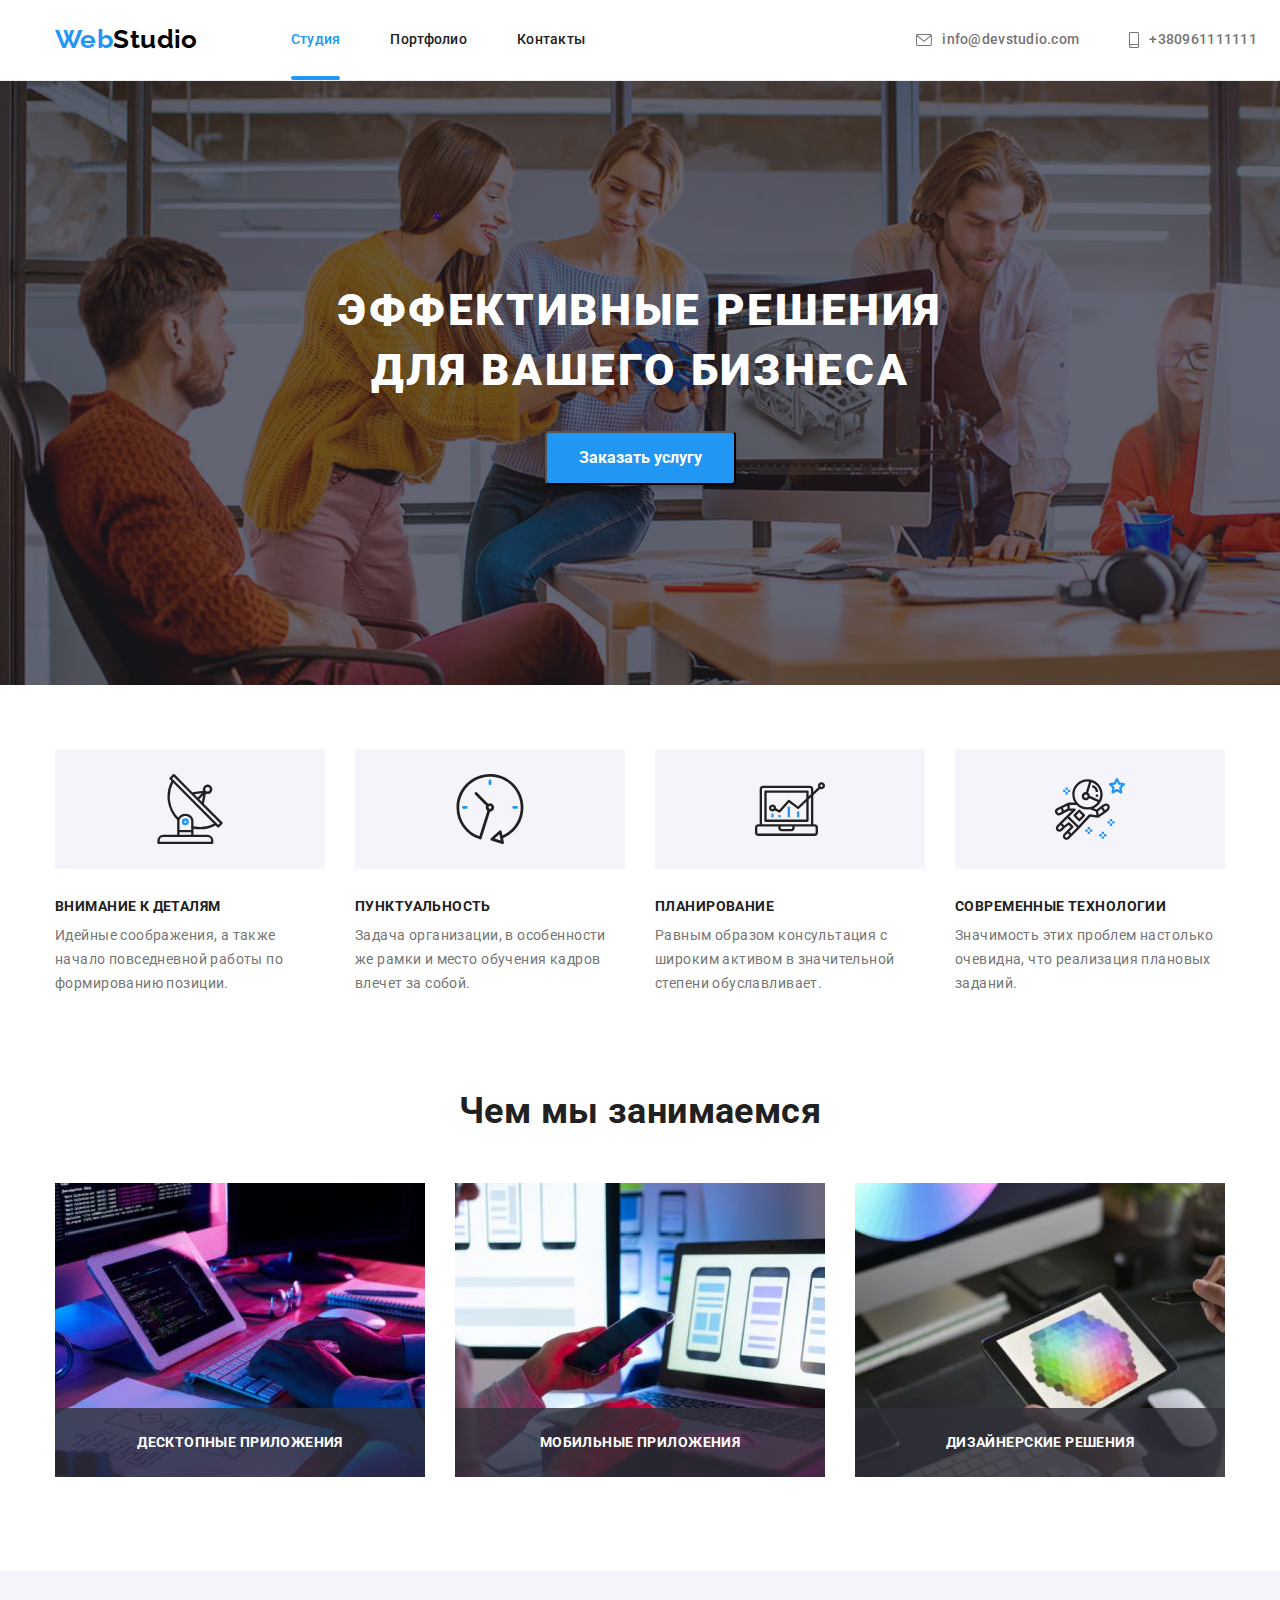
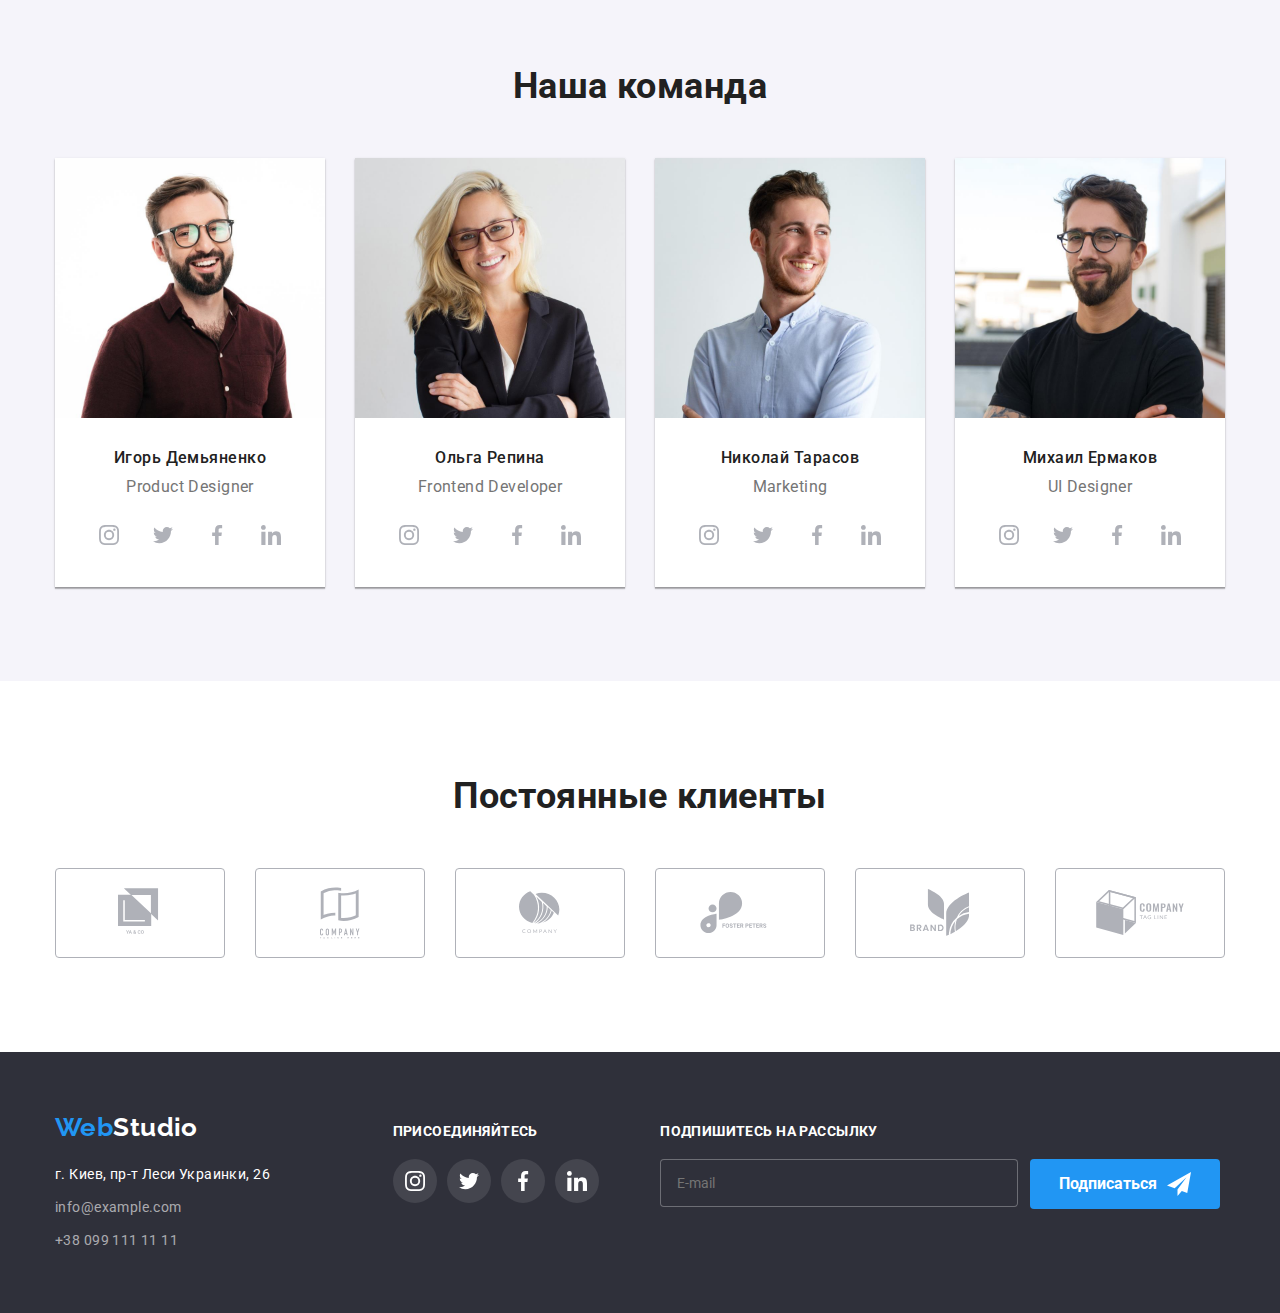
<file: index.html>
<!DOCTYPE html>
<html lang="ru">
    <head>
    <meta charset="UTF-8">
    <meta name="viewport" content="width-device-width, initial-scale = 1.0">
    <meta http-equiv="X-UA-Compatible" content="ie=edge">
    <link rel="stylesheet" href="https://cdnjs.cloudflare.com/ajax/libs/modern-normalize/1.0.0/modern-normalize.min.css" />
    <link rel="preconnect" href="https://fonts.gstatic.com">
    <link href="https://fonts.googleapis.com/css2?family=Raleway:wght@700&family=Roboto:wght@400;500;700;900&display=swap"
    rel="stylesheet">
    <link rel="stylesheet" href="./css/styles.css" type="text/css">
    <title>My page</title>
    </head>
    <body>
        <header class="header">
            <div class="container" style="display: flex;">
            <nav class="navigation">
            <a href="index.html" class="logo"><span class="logo__web-logo">Web</span>Studio</a>
            <ul class="navigation__list">
                <li class="navigation__list-item"><a href="index.html" class="navigation__links hover-focus current">Студия</a></li>
                <li class="navigation__list-item"><a href="portfolio.html" class="navigation__links hover-focus">Портфолио</a></li>
                <li class="navigation__list-item"><a href="cotacts.html" class="navigation__links hover-focus">Контакты</a></li>
            </ul>
            </nav>
        <div class="header-contacts">
            <a href="mailto:info@devstudio.com" class="header-contacts__mail hover-focus">
            <svg class="header-contacts__icon" width="16" height="12">
            <use href="./images/header-sprite.svg#icon-envelope" width="16" height="12" ></use>
            </svg>info@devstudio.com</a>
            <a href="tel:+380961111111" class="phone-number hover-focus">
            <svg class="header-contacts__icon" width="10" height="16">
            <use href="./images/header-sprite.svg#icon-smartphone"></use>
            </svg>+380961111111</a>
        </div></div>
        </header>
        <main>
            <section class="banner-section">
                <div class="container">
                    <h1 class="banner-section__heading">Эффективные решения для вашего бизнеса</h1>
                    <button type="button" class="banner-section__button button-styles" data-modal-open >Заказать услугу</button>
                </div>
            </section>
            <section class="our-qualities-section">
                <div class="container">
                <ul class="list-our-qualities grid">
                <ul class="our-qualities-icon-list">
                <li class="our-qualities-icon-list-item">
                <div class="qualities-icon-block">
                <svg class="icon" width="70" height="70">
                <use href="./images/qualities-sprite.svg#icon-antenna"></use>
                </svg></li>
                <li class="our-qualities-icon-list-item">
                <div class="qualities-icon-block">
                <svg class="icon" width="70" height="70">
                <use href="./images/qualities-sprite.svg#icon-clock"></use>
                </svg>
                </li>
                <li class="our-qualities-icon-list-item">
                <div class="qualities-icon-block">
                <svg class="icon" width="70" height="70">
                <use href="./images/qualities-sprite.svg#icon-diagram"></use>
                </svg>
                </li>
                <li class="our-qualities-icon-list-item">
                <div class="qualities-icon-block">
                <svg class="icon" width="70" height="70">
                <use href="./images/qualities-sprite.svg#icon-astronaut"></use>
                </svg>
                </li>
                    </ul>
                    <li class="list-item-our-qualities grid-item"><h3 class="our-qualities">Внимание к деталям</h3><p class="qualities-decryption">Идейные соображения, а также начало повседневной работы по формированию позиции.</p></li>
                    <li class="list-item-our-qualities grid-item"><h3 class="our-qualities">Пунктуальность</h3><p class="qualities-decryption">Задача организации, в особенности же рамки и место обучения кадров влечет за собой.</p></li>
                    <li class="list-item-our-qualities grid-item"><h3 class="our-qualities">Планирование</h3><p class="qualities-decryption">Равным образом консультация с широким активом в значительной степени обуславливает.</p></li>
                    <li class="list-item-our-qualities grid-item"><h3 class="our-qualities">Современные технологии</h3><p class="qualities-decryption">Значимость этих проблем настолько очевидна, что реализация плановых заданий.</p></li>
                </ul></div></div>
            </section>
            <section class="our-work-section">
                <div class="container">
                <h2 class="what-we-do">Чем мы занимаемся</h2>
                <ul class="grid work-list">
                    <li class="grid-item work-item"><img src="./images/box1.jpg" alt="Человек пишет код" width="370">
                    <div class="work-item-description"><h3>ДЕСКТОПНЫЕ ПРИЛОЖЕНИЯ</h3></div>
                </li>
                    <li class="grid-item work-item"><img src="./images/box2.jpg" alt="Макет приложения на телефон" width="370">
                    <div class="work-item-description">
                        <h3>МОБИЛЬНЫЕ ПРИЛОЖЕНИЯ</h3>
                    </div></li>
                    <li class="grid-item work-item"><img src="./images/box3.jpg" alt="Цветовая палитра на планшете" width="370">
                    <div class="work-item-description">
                        <h3>ДИЗАЙНЕРСКИЕ РЕШЕНИЯ</h3>
                    </div></li>
                </ul>
            </div>
            </section>
            <section class="our-team-section">
                <div class="container">
                <h2 class="our-team">Наша команда</h2>
                <ul class="grid">
                <li class="grid-item team-member"><img src="./images/teamcard1.jpg" alt="Игорь Демьяненко,Product Designer" width="270" class="members-photo">
                <div class="name-and-position"><h3 class="mates-name">Игорь Демьяненко</h3>
                <p class="mates-duty">Product Designer</p>
                <ul class="social-icons-list">
                <li class="social-icons-list-item">
                    <a href="" class="social-icon-link">
                    <svg width="20" height="20" class="social-icon">
                    <use href="./images/social-sprite.svg#icon-instagram"></use>
                </svg></a></li>
                <li class="social-icons-list-item">
                    <a href="" class="social-icon-link">
                        <svg width="20" height="20" class="social-icon">
                            <use href="./images/social-sprite.svg#icon-twitter"></use>
                        </svg></a>
                </li>
                <li class="social-icons-list-item">
                    <a href="" class="social-icon-link">
                        <svg width="20" height="20" class="social-icon">
                            <use href="./images/social-sprite.svg#icon-facebook"></use>
                        </svg></a>
                </li>
                <li class="social-icons-list-item">
                    <a href="" class="social-icon-link">
                        <svg width="20" height="20" class="social-icon">
                            <use href="./images/social-sprite.svg#icon-linkedin"></use>
                        </svg></a>
                </li>
                </ul>
            </div>
                </li>
                <li class="grid-item team-member"><img src="./images/teamcard2.jpg" alt="Ольга Репина,Frontend Developer" width="270" class="members-photo">
                <div class="name-and-position"><h3 class="mates-name">Ольга Репина</h3>
                <p class="mates-duty">Frontend Developer</p>
            <ul class="social-icons-list">
                <li class="social-icons-list-item">
                    <a href="" class="social-icon-link">
                        <svg width="20" height="20" class="social-icon">
                            <use href="./images/social-sprite.svg#icon-instagram"></use>
                        </svg></a>
                </li>
                <li class="social-icons-list-item">
                    <a href="" class="social-icon-link">
                        <svg width="20" height="20" class="social-icon">
                            <use href="./images/social-sprite.svg#icon-twitter"></use>
                        </svg></a>
                </li>
                <li class="social-icons-list-item">
                    <a href="" class="social-icon-link">
                        <svg width="20" height="20" class="social-icon">
                            <use href="./images/social-sprite.svg#icon-facebook"></use>
                        </svg></a>
                </li>
                <li class="social-icons-list-item">
                    <a href="" class="social-icon-link">
                        <svg width="20" height="20" class="social-icon">
                            <use href="./images/social-sprite.svg#icon-linkedin"></use>
                        </svg></a>
                </li>
            </ul></div></li>
                <li class="grid-item team-member"><img src="./images/teamcard3.jpg" alt="Николай Тарасов,Marketing" width="270" class="members-photo">
                <div class="name-and-position"><h3 class="mates-name">Николай Тарасов</h3>
                <p class="mates-duty">Marketing</p>
            <ul class="social-icons-list">
                <li class="social-icons-list-item">
                    <a href="" class="social-icon-link">
                        <svg width="20" height="20" class="social-icon">
                            <use href="./images/social-sprite.svg#icon-instagram"></use>
                        </svg></a>
                </li>
                <li class="social-icons-list-item">
                    <a href="" class="social-icon-link">
                        <svg width="20" height="20" class="social-icon">
                            <use href="./images/social-sprite.svg#icon-twitter"></use>
                        </svg></a>
                </li>
                <li class="social-icons-list-item">
                    <a href="" class="social-icon-link">
                        <svg width="20" height="20" class="social-icon">
                            <use href="./images/social-sprite.svg#icon-facebook"></use>
                        </svg></a>
                </li>
                <li class="social-icons-list-item">
                    <a href="" class="social-icon-link">
                        <svg width="20" height="20" class="social-icon">
                            <use href="./images/social-sprite.svg#icon-linkedin"></use>
                        </svg></a>
                </li>
            </ul></div></li>
                <li class="grid-item team-member"><img src="./images/teamcard4.jpg" alt="Михаил Ермаков,UI Designer" width="270" class="members-photo">
                <div class="name-and-position"><h3 class="mates-name">Михаил Ермаков</h3>
                <p class="mates-duty">UI Designer</p>
            <ul class="social-icons-list">
                <li class="social-icons-list-item">
                    <a href="" class="social-icon-link">
                        <svg width="20" height="20" class="social-icon">
                            <use href="./images/social-sprite.svg#icon-instagram"></use>
                        </svg></a>
                </li>
                <li class="social-icons-list-item">
                    <a href="" class="social-icon-link">
                        <svg width="20" height="20" class="social-icon">
                            <use href="./images/social-sprite.svg#icon-twitter"></use>
                        </svg></a>
                </li>
                <li class="social-icons-list-item">
                    <a href="" class="social-icon-link">
                        <svg width="20" height="20" class="social-icon">
                            <use href="./images/social-sprite.svg#icon-facebook"></use>
                        </svg></a>
                </li>
                <li class="social-icons-list-item">
                    <a href="" class="social-icon-link">
                        <svg width="20" height="20" class="social-icon">
                            <use href="./images/social-sprite.svg#icon-linkedin"></use>
                        </svg></a>
                </li>
            </ul></div></li>
                </ul>
                </div>
            </section>
            <section>
                <div class="container">
                <div class="our-clients">
                    <h2 class="regular-clients">Постоянные клиенты</h2>
                    <ul class="our-clients-list grid">
                    <li class="clients-list-item grid-item"><a href="" class="clients-logo-link"><svg class="clients-logo" width="44.27" height="49.23">
                    <use href="./images/logo-sprite.svg#icon-logo1"></use></svg></a></li>
                    <li class="clients-list-item grid-item"><a href="" class="clients-logo-link"><svg class="clients-logo" width="40" height="52">
                    <use href="./images/logo-sprite.svg#icon-logo2"></use></svg></a></li>
                    <li class="clients-list-item grid-item"><a href="" class="clients-logo-link"><svg class="clients-logo" width="41" height="42.6">
                    <use href="./images/logo-sprite.svg#icon-logo3"></use></svg></a></li>
                    <li class="clients-list-item grid-item"><a href="" class="clients-logo-link"><svg class="clients-logo" width="79.66" height="42.02">
                    <use href="./images/logo-sprite.svg#icon-logo4"></use></svg></a></li>
                    <li class="clients-list-item grid-item"><a href="" class="clients-logo-link"><svg class="clients-logo" width="59" height="47">
                    <use href="./images/logo-sprite.svg#icon-logo5"></use></svg></a></li>
                    <li class="clients-list-item grid-item"><a href="" class="clients-logo-link"><svg class="clients-logo" width="88.48" height="45.44">
                    <use href="./images/logo-sprite.svg#icon-logo6"></use></svg></a></li>
                    </ul>
                </div>
                </div>
            </section>
        </main>
        <footer class="footer">
            <div class="container">
                <div class="footer-flex-box">
                <div class="information-footer-block">
            <a href="index.html" class="logo-footer logo"><span class="logo__web-logo">Web</span>Studio</a>
            <address class="footer-info">
                <p class="address-footer">г. Киев, пр-т Леси Украинки, 26</p>
                <ul class="footer-list">
                <li class="footer-list-item"><a href="mailto:info@example.com" class="mail-footer">info@example.com</a></li>
                <li class="footer-list-item"><a href="tel:+380991111111" class="phone-footer">+38 099 111 11 11</a></li>
                </ul>
            </address>
            </div>
            <div class="social-icons-footer">
                <h3 class="heading-social-footer-icons">ПРИСОЕДИНЯЙТЕСЬ</h3>
                <ul class="social-icons-footer-list">
                    <li class="social-icons-footer-list-item">
                        <a href="" class="social-icon-footer-link">
                            <svg width="20" height="20" class="social-footer-icon">
                                <use href="./images/social-sprite.svg#icon-instagram"></use>
                            </svg></a>
                    </li>
                    <li class="social-icons-footer-list-item">
                        <a href="" class="social-icon-footer-link">
                            <svg width="20" height="20" class="social-footer-icon">
                                <use href="./images/social-sprite.svg#icon-twitter"></use>
                            </svg></a>
                    </li>
                    <li class="social-icons-footer-list-item">
                        <a href="" class="social-icon-footer-link">
                            <svg width="20" height="20" class="social-footer-icon">
                                <use href="./images/social-sprite.svg#icon-facebook"></use>
                            </svg></a>
                    </li>
                    <li class="social-icons-footer-list-item">
                        <a href="" class="social-icon-footer-link">
                            <svg width="20" height="20" class="social-footer-icon">
                                <use href="./images/social-sprite.svg#icon-linkedin"></use>
                            </svg></a>
                    </li>
                </ul>
            </div>
            <div class="follow-us">
                <h3 class="heading-follow-us">ПОДПИШИТЕСЬ НА РАССЫЛКУ</h3>
                <div class="subscribe-footer-form">
                <form>
                    <label>
                        <input class="subscribe-on-mailing" name="subscribe-on-mailing" placeholder="E-mail" type="email">
                    </label>
                </form>
                <button class="subscribe" type="button">
                    <p class="subscribe-text">Подписаться</p><svg width="24" height="24" class="footer-send">
                        <use href="./images/form-sprite.svg#icon-send"></use>
                    </svg>
                </button></div>
            </div>
            </div>
            </div>
        </footer>
        <div class="backdrop is-hidden" data-modal >
            <div class="modal">
                <button class="btn-close" type="button" data-modal-close ><svg width="18" height="18" class="close-icon">
                    <use href="./images/modal-sprite.svg#icon-close-modal"></use>
                </svg></button>
                <h3 class="modal-heading">Оставьте свои данные, мы вам перезвоним</h3>
                <div class="modal-form">
                <form>
                    <ul class="modal-list">
                    <li class="modal-list-item">
                        <label for="user-name" class="name"><p class="inputs-label">Имя</p></label>
                        <div class="name-input-block">
                        <svg class="icon-person-black" width="18" height="18">
                            <use href="./images/form-sprite.svg#icon-person-black"></use>
                        </svg>
                        <input type="text" class="name inputs-width" name="your-name" id="user-name"></div>
                        </li>
                        <li class="modal-list-item"><label for="phone-number" class="mobile-number">
                        <p class="inputs-label">Телефон</p></label>
                        <div class="number-input-block">
                        <svg class="icon-phone-black" width="18" height="18">
                            <use href="./images/form-sprite.svg#icon-phone-black"></use>
                        </svg>
                        <input type="tel" class="mobile-number inputs-width" name="your-mobile-number" id="phone-number"></div>
                        </li>
                        <li class="modal-list-item">
                            <label for="email"><p class="inputs-label">Почта</p></label>
                            <div class="email-input-block">
                        <svg class="icon-email-black" width="18" height="18">
                            <use href="./images/form-sprite.svg#icon-email-black"></use>
                        </svg>
                        <input type="email" class="email inputs-width" name="your-email" id="email"></div>
                    </li>
                    <li class="modal-list-item"><label class="comment">
                        <p class="inputs-label">Комментарий</p>
                        <textarea class="your-comments" name="comments" rows="7" placeholder="Введите текст"></textarea>
                    </label></li>
                    </ul>
                    <div class="checkbox-block">
                    <label class="check">
                            <input type="checkbox" name="checkbox" class="check__input visually-hidden" autofocus checked required>
                            <span class="custom-checkbox"><svg class="check__icon-check" width="16" height="15">
                                <use href="./images/form-sprite.svg#icon-check"></use>
                            </svg>
                    <span class="checkbox"></span></span>
                   <p class="check__text">Соглашаюсь с рассылкой и принимаю <a href="" class="check__agreemnet-link">Условия договора</a></p></label></div>
                <div class="modal-button-flex"><input type="button" value="Отправить" name="submit" class="modal-button"></div>
                </form>
                </div>
            </div>
        </div>
        <script src="./js/modal.js"></script>
    </body>
</html>
</file>
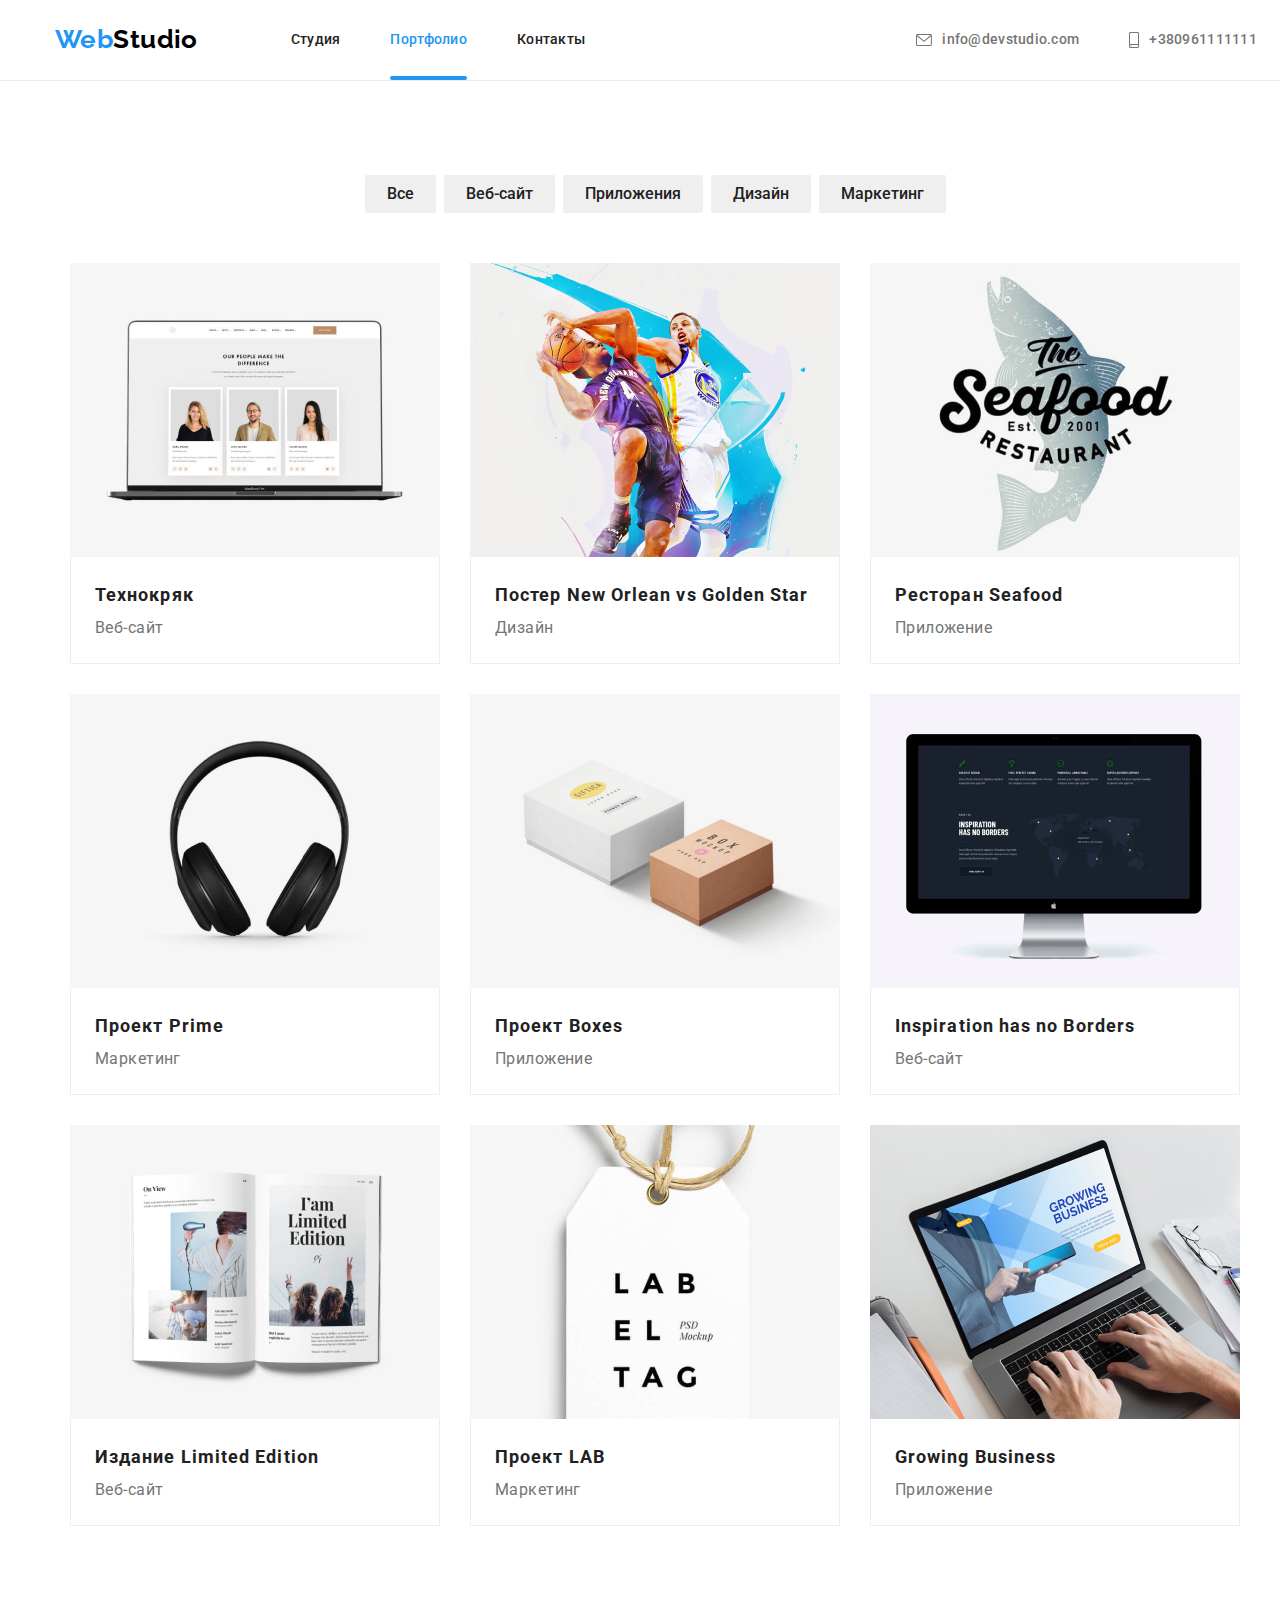
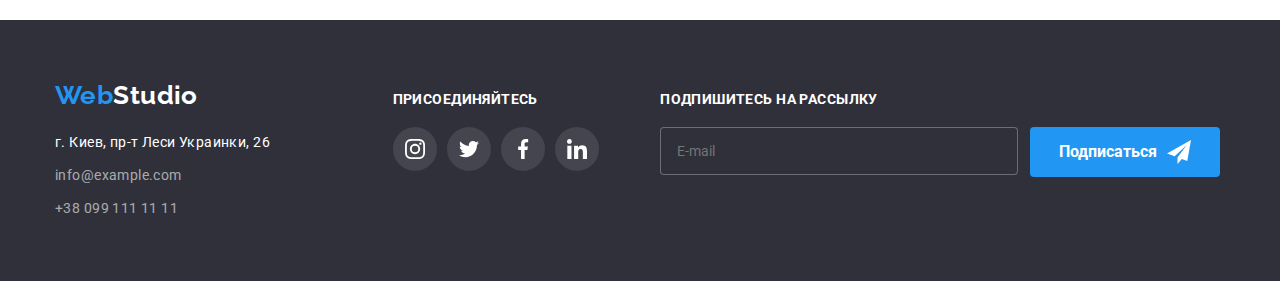
<file: portfolio.html>
<!DOCTYPE html>
<html lang="ru">
<head>
    <meta charset="UTF-8">
    <meta name="viewport" content="width-device-width, initial-scale = 1.0">
    <meta http-equiv="X-UA-Compatible" content="ie=edge">
    <title>Portfolio</title>
    <link rel="stylesheet" href="https://cdnjs.cloudflare.com/ajax/libs/modern-normalize/1.0.0/modern-normalize.min.css" />
    <link rel="preconnect" href="https://fonts.gstatic.com">
    <link href="https://fonts.googleapis.com/css2?family=Raleway:wght@700&family=Roboto:wght@400;500;700;900&display=swap"
        rel="stylesheet">
        <link rel="stylesheet" href="./css/styles.css" type="text/css">
</head>
<body>
    <header class="header">
        <div class="container" style="display: flex;">
            <nav class="navigation">
                <a href="index.html" class="logo"><span class="logo__web-logo">Web</span>Studio</a>
                <ul class="navigation__list">
                    <li class="navigation__list-item"><a href="index.html"
                            class="navigation__links hover-focus">Студия</a></li>
                    <li class="navigation__list-item"><a href="portfolio.html"
                            class="navigation__links hover-focus current">Портфолио</a></li>
                    <li class="navigation__list-item"><a href="cotacts.html"
                            class="navigation__links hover-focus">Контакты</a></li>
                </ul>
            </nav>
            <div class="header-contacts">
                <a href="mailto:info@devstudio.com" class="header-contacts__mail hover-focus">
                    <svg class="header-contacts__icon" width="16" height="12">
                        <use href="./images/header-sprite.svg#icon-envelope" width="16" height="12"></use>
                    </svg>info@devstudio.com</a>
                <a href="tel:+380961111111" class="phone-number hover-focus">
                    <svg class="header-contacts__icon" width="10" height="16">
                        <use href="./images/header-sprite.svg#icon-smartphone"></use>
                    </svg>+380961111111</a>
            </div>
        </div>
    </header>
    <main>
        <section class="main-content-portfolio">
        <div class="container">
        <section>
            <div class="container">
            <ul class="filters">
                <li class="filters-list-item"><button type="button" class="button-filters-li">Все</button></li>
                <li class="filters-list-item"><button type="button" class="button-filters-li">Веб-сайт</button></li>
                <li class="filters-list-item"><button type="button" class="button-filters-li">Приложения</button></li>
                <li class="filters-list-item"><button type="button" class="button-filters-li">Дизайн</button></li>
                <li class="filters-list-item"><button type="button" class="button-filters-li">Маркетинг</button></li>
            </ul>
            <ul class="filters-list grid">
                <li class="grid-item filters-list-images"><a href="" class="filters-link"><div class="portfolio-overlay">
                    <p>Технокряк это современная площадка распространения коронавируса. Компании используют эту платформу для цифрового
                        шпионажа и атак на защищённые сервера конкурентов.</p></div>
                <img src="./images/img.jpg" alt="Ноутбук с открытым сайтом" class="filters-images" width="370">
               <div class="description-border"><h3 class="image-description">Технокряк</h3><span class="selected-filter-image">Веб-сайт</span></div></a></li>
                <li class="grid-item filters-list-images"><a href="" class="filters-link"><div class="portfolio-overlay">
                    <p>Технокряк это современная площадка распространения коронавируса. Компании используют эту платформу для цифрового
                        шпионажа и атак на защищённые сервера конкурентов.</p>
                </div><img src="./images/img-1.jpg" alt="Два человека играют в баскетбол" class="filters-images" width="370">
                   <div class="description-border"><h3 class="image-description">Постер New Orlean vs Golden Star</h3><span class="selected-filter-image">Дизайн</span></div></a></li>
                <li class="grid-item filters-list-images"><a href="" class="filters-link"><div class="portfolio-overlay">
                    <p>Технокряк это современная площадка распространения коронавируса. Компании используют эту платформу для цифрового
                        шпионажа и атак на защищённые сервера конкурентов.</p>
                </div><img src="./images/img-2.jpg" alt="Приложение ресторана морской еды" class="filters-images" width="370" 
                        ><div class="description-border"><h3 class="image-description">Ресторан Seafood</h3><span class="selected-filter-image">Приложение</span></div></a></li>
                <li class="grid-item filters-list-images"><a href="" class="filters-link"><div class="portfolio-overlay">
                    <p>Технокряк это современная площадка распространения коронавируса. Компании используют эту платформу для цифрового
                        шпионажа и атак на защищённые сервера конкурентов.</p>
                </div><img src="./images/img-3.jpg" alt="Наушники" class="filters-images" width="370">
                        <div class="description-border"><h3 class="image-description">Проект Prime</h3><span class="selected-filter-image">Маркетинг</span></div></a></li>
                <li class="grid-item filters-list-images"><a href="" class="filters-link"><div class="portfolio-overlay">
                    <p>Технокряк это современная площадка распространения коронавируса. Компании используют эту платформу для цифрового
                        шпионажа и атак на защищённые сервера конкурентов.</p>
                </div><img src="./images/img-4.jpg" alt="Две коробочки" class="filters-images" width="370">
                        <div class="description-border"><h3 class="image-description">Проект Boxes</h3><span class="selected-filter-image">Приложение</span></div></a></li>
                <li class="grid-item filters-list-images"><a href="" class="filters-link"><div class="portfolio-overlay">
                    <p>Технокряк это современная площадка распространения коронавируса. Компании используют эту платформу для цифрового
                        шпионажа и атак на защищённые сервера конкурентов.</p>
                </div><img src="./images/img-5.jpg" alt="Монитор с открытым сайтом" class="filters-images" width="370">
                    <div class="description-border"><h3 class="image-description">Inspiration has no Borders</h3><span class="selected-filter-image">Веб-сайт</span></div></a></li>
                <li class="grid-item filters-list-images"><a href="" class="filters-link"><div class="portfolio-overlay">
                    <p>Технокряк это современная площадка распространения коронавируса. Компании используют эту платформу для цифрового
                        шпионажа и атак на защищённые сервера конкурентов.</p>
                </div><img src="./images/img-6.jpg" alt="Открытый журнал" class="filters-images" width="370">
                        <div class="description-border"><h3 class="image-description">Издание Limited Edition</h3><span class="selected-filter-image">Веб-сайт</span></div></a></li>
                <li class="grid-item filters-list-images"><a href="" class="filters-link"><div class="portfolio-overlay">
                    <p>Технокряк это современная площадка распространения коронавируса. Компании используют эту платформу для цифрового
                        шпионажа и атак на защищённые сервера конкурентов.</p>
                </div><img src="./images/img-7.jpg" alt="Лэйба для товара" class="filters-images" width="370">
                    <div class="description-border"><h3 class="image-description">Проект LAB</h3><span class="selected-filter-image">Маркетинг</span></div></a></li>
                <li class="grid-item filters-list-images"><a href="" class="filters-link"><div class="portfolio-overlay">
                    <p>Технокряк это современная площадка распространения коронавируса. Компании используют эту платформу для цифрового
                        шпионажа и атак на защищённые сервера конкурентов.</p>
                </div><img src="./images/img-8.jpg" alt="Открытое прилоежние для бизнеса на ноутбуке" class="filters-images" width="370">
                    <div class="description-border"><h3 class="image-description">Growing Business</h3><span class="selected-filter-image">Приложение</span></div></a></li>
            </ul>
            </div>
        </section>
        </div>
        </section>
    </main>
    <footer class="footer">
        <div class="container">
            <div class="footer-flex-box">
                <div class="information-footer-block">
                    <a href="index.html" class="logo-footer logo"><span class="logo__web-logo">Web</span>Studio</a>
                    <address class="footer-info">
                        <p class="address-footer">г. Киев, пр-т Леси Украинки, 26</p>
                        <ul class="footer-list">
                            <li class="footer-list-item"><a href="mailto:info@example.com"
                                    class="mail-footer">info@example.com</a></li>
                            <li class="footer-list-item"><a href="tel:+380991111111" class="phone-footer">+38 099 111 11
                                    11</a></li>
                        </ul>
                    </address>
                </div>
                <div class="social-icons-footer">
                    <h3 class="heading-social-footer-icons">ПРИСОЕДИНЯЙТЕСЬ</h3>
                    <ul class="social-icons-footer-list">
                        <li class="social-icons-footer-list-item">
                            <a href="" class="social-icon-footer-link">
                                <svg width="20" height="20" class="social-footer-icon">
                                    <use href="./images/social-sprite.svg#icon-instagram"></use>
                                </svg></a>
                        </li>
                        <li class="social-icons-footer-list-item">
                            <a href="" class="social-icon-footer-link">
                                <svg width="20" height="20" class="social-footer-icon">
                                    <use href="./images/social-sprite.svg#icon-twitter"></use>
                                </svg></a>
                        </li>
                        <li class="social-icons-footer-list-item">
                            <a href="" class="social-icon-footer-link">
                                <svg width="20" height="20" class="social-footer-icon">
                                    <use href="./images/social-sprite.svg#icon-facebook"></use>
                                </svg></a>
                        </li>
                        <li class="social-icons-footer-list-item">
                            <a href="" class="social-icon-footer-link">
                                <svg width="20" height="20" class="social-footer-icon">
                                    <use href="./images/social-sprite.svg#icon-linkedin"></use>
                                </svg></a>
                        </li>
                    </ul>
                </div>
                <div class="follow-us">
                    <h3 class="heading-follow-us">ПОДПИШИТЕСЬ НА РАССЫЛКУ</h3>
                    <div class="subscribe-footer-form">
                        <form>
                            <label>
                                <input class="subscribe-on-mailing" name="subscribe-on-mailing" placeholder="E-mail"
                                    type="email">
                            </label>
                        </form>
                        <button class="subscribe" type="button">
                            <p class="subscribe-text">Подписаться</p><svg width="24" height="24" class="footer-send">
                                <use href="./images/form-sprite.svg#icon-send"></use>
                            </svg>
                        </button>
                    </div>
                </div>
            </div>
        </div>
    </footer>
</body>
    </html>
</file>
<file: css/styles.css>
body {
  font-family: 'Roboto', sans-serif;
  font-size: 14px;
  line-height: 1.71;
  letter-spacing: 0.03em;
  color: var(--main-text-color);
}
:root {
  --hover-color: #2196f3;
  --main-text-color: #757575;
  --footer-mail-phone-color: rgba(255, 255, 255, 0.6);
  --main-bg-color: #ffffff;
  --h1-h2-h3-color: #212121;
  --logo-header-color: #000000;
  --banner-footer-bg-color: #2f303a;
  --buttons-bg-color: #f5f4fa;
  --body-bg-color: #e5e5e5;
  --make-an-order-hover-color: #188ce8;
  --header-border-color: #ececec;
  --border-description-color: #eeeeee;
  --grid-item: 3;
}
h1,
h2,
h3,
h4,
h5,
h6 {
  padding: 0;
  margin: 0;
}
p {
  margin: 0;
}
img {
  display: block;
  max-width: 100%;
  height: auto;
}
.visually-hidden {
  position: absolute;
  width: 1px;
  height: 1px;
  margin: -1px;
  padding: 0;
  overflow: hidden;
  border: 0;
  clip: rect(0 0 0 0);
}
.container {
  width: 1200px;
  padding-left: 15px;
  padding-right: 15px;
  margin-right: auto;
  margin-left: auto;
}
.hover-focus:hover,
.hover-focus:focus {
  color: var(--hover-color);
}
.button-styles {
  font-family: 'Roboto', sans-serif;
  cursor: pointer;
  background: var(--hover-color);
  color: var(--main-bg-color);
  font-size: 16px;
  font-weight: bold;
  line-height: 1.87;
  box-shadow: 0px 4px 4px rgba(0, 0, 0, 0.15);
  border-radius: 4px;
}
.button-styles:hover,
.button-styles:focus {
  background: var(--make-an-order-hover-color);
}
/*Other links*/
.navigation__links {
  text-decoration: none;
  font-family: 'Roboto', sans-serif;
  font-weight: 500;
  font-size: 14px;
  line-height: 1.1;
  letter-spacing: 0.02em;
  color: var(--h1-h2-h3-color);
  transition-property: color;
  transition-duration: 250ms;
  transition-timing-function: cubic-bezier(0.4, 0, 0.2, 1);
}
.current {
  color: var(--hover-color);
}
.current::after {
  content: '';
  position: absolute;
  bottom: -28px;
  left: 0;
  width: 100%;
  height: 4px;
  background-color: var(--hover-color);
  border-radius: 2px;
  pointer-events: none;
}
/*Header-section*/
.header {
  background: var(--main-bg-color);
  border-bottom: 1px solid var(--header-border-color);
  display: flex;
}
.navigation {
  display: flex;
}
.navigation__list {
  display: flex;
  padding-left: 0px;
  align-items: center;
}
.logo {
  text-decoration: none;
  font-family: 'Raleway';
  font-weight: bold;
  font-size: 26px;
  line-height: 1.2;
  color: var(--logo-header-color);
  display: flex;
  align-items: center;
  margin-right: 93px;
}
.logo__web-logo {
  color: var(--hover-color);
}
.phone-number {
  text-decoration: none;
  font-family: 'Roboto', sans-serif;
  font-weight: 500;
  font-size: 14px;
  line-height: 1.1;
  letter-spacing: 0.02em;
  color: var(--main-text-color);
  margin-left: 50px;
  display: flex;
  align-items: center;
  transition-property: color;
  transition-duration: 250ms;
  transition-timing-function: cubic-bezier(0.4, 0, 0.2, 1);
}
.header-contacts__mail {
  display: flex;
  align-items: center;
  text-decoration: none;
  font-family: 'Roboto', sans-serif;
  font-weight: 500;
  font-size: 14px;
  line-height: 1.1;
  letter-spacing: 0.02em;
  color: var(--main-text-color);
  transition-property: color;
  transition-duration: 250ms;
  transition-timing-function: cubic-bezier(0.4, 0, 0.2, 1);
}
.header-contacts__icon {
  margin-right: 10px;
  fill: currentColor;
}
.header-contacts {
  display: flex;
  margin-left: 331px;
  margin-right: 215px;
  padding: 32px 0;
}
.navigation__list-item {
  position: relative;
  list-style: none;
  margin-right: 50px;
}
.navigation__list-item:last-child {
  margin-right: 0px;
}
/*Banner-Section*/
.banner-section__heading {
  font-size: 44px;
  line-height: 1.36;
  font-weight: 900;
  text-align: center;
  letter-spacing: 0.06em;
  text-transform: uppercase;
  color: var(--main-bg-color);
  width: 696px;
  margin-right: auto;
  margin-left: auto;
  margin-top: 0px;
  margin-bottom: 30px;
}
.banner-section {
  background-image: linear-gradient(
      to right,
      rgba(47, 48, 58, 0.4),
      rgba(47, 48, 58, 0.4)
    ),
    url(../images/Bg.png);
  background-color: var(--banner-footer-bg-color);
  background-repeat: no-repeat;
  background-size: cover;
  padding-top: 200px;
  padding-bottom: 200px;
}
.banner-section__button {
  display: flex;
  align-items: center;
  margin-right: auto;
  margin-left: auto;
  padding: 10px 32px;
  transition-property: background-color;
  transition-duration: 250ms;
  transition-timing-function: cubic-bezier(0.4, 0, 0.2, 1);
}
/*Main-section*/
.main {
  background: var(--main-section-bg-color);
}
.our-qualities-section {
  padding-top: 94px;
  padding-bottom: 94px;
  display: flex;
  justify-content: center;
  align-items: center;
}
.our-qualities {
  font-size: 14px;
  line-height: 1.1;
  text-transform: uppercase;
  color: var(--h1-h2-h3-color);
  margin-bottom: 10px;
  margin-top: 0px;
}
.list-our-qualities {
  display: flex;
}
.list-item-our-qualities {
  list-style: none;
  --grid-item: 4;
}
.grid {
  display: flex;
  flex-wrap: wrap;
  margin-bottom: 0px;
  padding-left: 0px;
  margin-left: -30px;
  margin-top: -30px;
}
.grid-item {
  flex-basis: calc((100% - 30px * var(--grid-item)) / var(--grid-item));
  margin-left: 30px;
  margin-top: 30px;
}
.team-member {
  --grid-item: 4;
}
.work-list {
  display: flex;
  justify-content: center;
  align-items: center;
}
.work-item {
  position: relative;
  list-style: none;
  --grid-item: 3;
}
.what-we-do {
  margin-bottom: 50px;
  margin-top: 0px;
}
.work-item-description {
  position: absolute;
  bottom: 0;
  width: 100%;
  display: flex;
  align-items: center;
  justify-content: center;
  background-color: rgba(47, 48, 58, 0.8);
  padding-top: 27px;
  padding-bottom: 27px;
}
.work-item-description > h3 {
  font-size: 14px;
  line-height: 1.1;
  color: var(--main-bg-color);
}
.what-we-do,
.our-team {
  font-size: 36px;
  line-height: 1.2;
  text-align: center;
  color: var(--h1-h2-h3-color);
}
.our-work-section {
  padding-bottom: 94px;
}
.qualities-icon-block {
  display: flex;
  justify-content: center;
  align-items: center;
  width: 270px;
  height: 120px;
  background-color: var(--buttons-bg-color);
}
.our-qualities-icon-list {
  margin-left: 30px;
  padding: 0;
  display: flex;
  align-items: center;
}
.our-qualities-icon-list-item {
  list-style: none;
}
.our-qualities-icon-list-item:not(:last-child) {
  padding-right: 30px;
}
/*Our Team Section*/
.our-team {
  margin-bottom: 50px;
  margin-top: 0px;
}
.our-team-section {
  background: var(--buttons-bg-color);
  padding-top: 94px;
  padding-bottom: 94px;
}
.mates-name {
  font-weight: 500;
  font-size: 16px;
  line-height: 1.2;
  letter-spacing: 0.03em;
  color: var(--h1-h2-h3-color);
  margin-bottom: 10px;
  margin-top: 0px;
  text-align: center;
}
.members-photo {
}
.mates-duty {
  font-size: 16px;
  line-height: 1.2;
  margin-top: 0px;
  margin-bottom: 0px;
  text-align: center;
}
.team-member {
  list-style: none;
  box-shadow: 0px 1px 3px rgba(0, 0, 0, 0.12), 0px 1px 1px rgba(0, 0, 0, 0.14),
    0px 2px 1px rgba(0, 0, 0, 0.2);
}
.name-and-position {
  background: var(--main-bg-color);
  padding-top: 30px;
  padding-bottom: 30px;
}
.social-icons-list {
  display: flex;
  justify-content: center;
  padding: 0;
  margin-top: 16px;
}
.social-icons-list-item {
  list-style: none;
}
.social-icons-list-item:not(:last-child) {
  padding-right: 10px;
}
.social-icon {
  fill: #afb1b8;
  transition-property: fill;
  transition-duration: 250ms;
  transition-timing-function: cubic-bezier(0.4, 0, 0.2, 1);
}
.social-icon-link {
  display: flex;
  width: 44px;
  height: 44px;
  justify-content: center;
  align-items: center;
  border-radius: 50%;
  transition-property: background-color;
  transition-duration: 250ms;
  transition-timing-function: cubic-bezier(0.4, 0, 0.2, 1);
}
.social-icon-link:hover,
.social-icon-link:focus {
  background-color: var(--hover-color);
  border-radius: 50%;
}
.social-icon-link:hover .social-icon,
.social-icon-link:focus .social-icon {
  fill: var(--main-bg-color);
}
/* Постоянные клиенты*/
.our-clients {
  margin-top: 94px;
  margin-bottom: 94px;
  text-align: center;
  color: var(--h1-h2-h3-color);
}
.our-clients-list {
  display: flex;
}
.regular-clients {
  font-size: 36px;
  line-height: 1.2;
  margin-top: 0;
  margin-bottom: 50px;
}
.clients-logo-link {
  display: flex;
  justify-content: center;
  align-items: center;
  width: 100%;
  height: 100%;
}
.clients-logo-link:hover .clients-logo,
.clients-logo-link:focus .clients-logo {
  fill: var(--hover-color);
}
.clients-list-item {
  list-style: none;
  width: 170px;
  height: 90px;
  border: 1px solid #afb1b8;
  border-radius: 4px;
  --grid-item: 6;
  transition-property: background-color;
  transition-duration: 250ms;
  transition-timing-function: cubic-bezier(0.4, 0, 0.2, 1);
}
.clients-list-item:hover,
.clients-list-item:focus {
  border-color: var(--hover-color);
}

.clients-logo {
  fill: #afb1b8;
  transition-property: fill;
  transition-duration: 250ms;
  transition-timing-function: cubic-bezier(0.4, 0, 0.2, 1);
}
/*Footer-section*/
.footer {
  background: var(--banner-footer-bg-color);
  padding-top: 60px;
  padding-bottom: 60px;
}
.footer-info {
  margin-top: 20px;
}
.logo-footer {
  color: var(--main-bg-color);
}
.mail-footer,
.phone-footer {
  font-style: normal;
  text-decoration: none;
  color: var(--footer-mail-phone-color);
  transition-property: color;
  transition-duration: 250ms;
  transition-timing-function: cubic-bezier(0.4, 0, 0.2, 1);
}
.phone-footer:focus {
  color: var(--hover-color);
}
.phone-footer:hover {
  color: var(--hover-color);
}
.mail-footer:focus {
  color: var(--hover-color);
}
.mail-footer:hover {
  color: var(--hover-color);
}
.address-footer {
  color: var(--main-bg-color);
  font-style: normal;
  margin-top: 0px;
  margin-bottom: 9px;
}
.footer-list {
  padding-left: 0px;
  margin-top: 0px;
  margin-bottom: 0px;
}
.footer-list-item {
  list-style: none;
}
.footer-list-item:first-child {
  margin-bottom: 9px;
}
.mail:hover {
  color: var(--hover-color);
}
.footer-flex-box {
  display: flex;
  align-items: baseline;
}
.social-icons-footer {
  display: flex;
  flex-direction: column;
  margin-left: 70px;
  flex-basis: calc((50% - 45px) / 2);
}
.heading-social-footer-icons,
.heading-follow-us {
  font-size: 14px;
  line-height: 1.1;
  margin: 0;
  padding-bottom: 20px;
  color: var(--main-bg-color);
}
.social-icons-footer-list {
  display: flex;
  align-items: center;
  margin: 0;
  padding: 0;
}
.social-icons-footer-list-item {
  list-style: none;
}
.social-icons-footer-list-item:not(:last-child) {
  padding-right: 10px;
}
.information-footer-block {
  display: flex;
  flex-direction: column;
  flex-basis: calc((50% - 45px) / 2);
}
.social-icon-footer-link {
  display: flex;
  justify-content: center;
  align-items: center;
  width: 44px;
  height: 44px;
  border-radius: 50%;
  background-color: rgba(255, 255, 255, 0.1);
  transition-property: background-color;
  transition-duration: 250ms;
  transition-timing-function: cubic-bezier(0.4, 0, 0.2, 1);
}
.social-icon-footer-link:hover,
.social-icon-footer-link:focus {
  background-color: var(--hover-color);
}

.social-icon-footer-link .social-footer-icon {
  fill: var(--main-bg-color);
}
.follow-us {
  display: flex;
  align-items: flex-start;
  flex-basis: calc(50% - 15px);
  flex-direction: column;
}
.subscribe-on-mailing {
  background-color: var(--banner-footer-bg-color);
  border-radius: 4px;
  width: 358px;
  border: 1px solid rgba(255, 255, 255, 0.3);
  box-shadow: rgba(0, 0, 0, 0.15);
  padding-left: 16px;
  padding-top: 15px;
  padding-bottom: 15px;
}
.subscribe {
  background-color: var(--hover-color);
  display: flex;
  align-items: center;
  justify-content: center;
  border-radius: 4px;
  border: none;
  cursor: pointer;
  padding: 10px 29px;
  margin-left: 12px;
  font-size: 16px;
  font-weight: bold;
  line-height: 1.87;
}
.subscribe:hover {
  background-color: var(--make-an-order-hover-color);
}
.subscribe-text {
  font-size: 16px;
  color: var(--main-bg-color);
  line-height: 1.87;
}
.footer-send {
  fill: var(--main-bg-color);
  margin-left: 10px;
}
.subscribe-footer-form {
  display: flex;
}

/* ----------------------------------------------------------PORTFOLIO-PAGE-STYLES----------------------------------------------------------*/
/* Filters section*/
.filters {
  margin-top: 0px;
  margin-bottom: 50px;
  padding-left: 0px;
  display: flex;
  justify-content: center;
}
.filters-list-item {
  text-align: center;
  list-style: none;
  background: var(--buttons-bg-color);
}
.filters-list-item:not(:last-child) {
  margin-right: 8px;
}
.button-filters-li {
  cursor: pointer;
  font-family: inherit;
  font-weight: 500;
  font-size: 16px;
  line-height: 1.62;
  color: var(--h1-h2-h3-color);
  padding: 6px 22px;
  border: none;
  border-radius: 4px;
  transition-property: color background-color box-shadow;
  transition-duration: 250ms;
  transition-timing-function: cubic-bezier(0.4, 0, 0.2, 1);
}
.button-filters-li:hover {
  color: var(--buttons-bg-color);
  background-color: var(--hover-color);
  box-shadow: 2px 2px 4px 1px rgba(0, 0, 0, 0.64);
}
.filters-link {
  font-size: 16px;
  line-height: 1.87;
  text-decoration: none;
}
.image-description {
  font-size: 18px;
  line-height: 2;
  letter-spacing: 0.06em;
  color: var(--h1-h2-h3-color);
  margin-top: 0px;
  margin-bottom: 0px;
}
.filters-list {
  list-style: none;
  display: flex;
  flex-wrap: wrap;
  margin-left: -30px;
  margin-top: -30px;
}
.filters-list-images {
  --grid-item: 3;
  flex-basis: calc((100% - 30px * var(--grid-item)) / var(--grid-item));
  margin-left: 30px;
  margin-top: 30px;
  position: relative;
  transition-property: box-shadow;
  transition-duration: 250ms;
  transition-timing-function: cubic-bezier(0.4, 0, 0.2, 1);
}
.filters-list-images:hover,
.filters-list-images:focus {
  box-shadow: 0px 1px 1px rgba(0, 0, 0, 0.12), 0px 4px 4px rgba(0, 0, 0, 0.06),
    1px 4px 6px rgba(0, 0, 0, 0.16);
}
.selected-filter-image {
  color: var(--main-text-color);
}
/*------Main Section-------*/
.main-content-portfolio {
  padding-top: 94px;
  padding-bottom: 94px;
}
.filters-image {
  border-image: none;
}
.description-border {
  border-left: 1px solid var(--border-description-color);
  border-bottom: 1px solid var(--border-description-color);
  border-right: 1px solid var(--border-description-color);
  padding: 20px 24px;
}
.portfolio-overlay {
  position: absolute;
  color: var(--main-bg-color);
  background: rgba(33, 150, 243, 0.9);
  font-size: 18px;
  line-height: 28px;
  padding: 63px 24px;
  opacity: 0;
  bottom: 0;
  width: 100%;
  height: 0;
  transition: 0.4s ease-in-out;
}
.filters-list-images:hover .portfolio-overlay {
  opacity: 1;
  bottom: 106.6px;
  height: 294px;
}

/* ----------------MODAL-WINDOW----------------*/
.backdrop {
  position: fixed;
  display: flex;
  justify-content: center;
  align-items: center;
  background-color: rgba(0, 0, 0, 0.2);
  width: 100%;
  height: 100%;
  top: 0;
  left: 0;
  opacity: 1;
}
.is-hidden .modal {
  transform: translate(100%, -100%) scale(0.4);
}
.modal {
  position: relative;
  width: 528px;
  height: 581px;
  background-color: var(--main-bg-color);
  border-radius: 4px;
  transition: transform 700ms ease-in-out;
  padding: 40px 40px;
  padding-bottom: 0px;
}
.btn-close {
  position: absolute;
  right: 8px;
  top: 8px;
  display: flex;
  justify-content: center;
  align-items: center;
  padding: 0;
  border: 1px solid rgba(0, 0, 0, 0.1);
  border-radius: 50%;
  background-color: var(--main-bg-color);
  padding: 6px;
  cursor: pointer;
}
.btn-close:hover {
  fill: var(--hover-color);
}
.is-hidden {
  transform: opacity 0.5;
}
.is-hidden {
  opacity: 0;
  visibility: hidden;
  pointer-events: none;
  transition-property: opacity, visibility;
  transition-duration: 500ms;
  transition-timing-function: lineara;
}
.modal-list {
  list-style: none;
  padding: 0;
  margin: 0;
}
.modal-list-item:not(:last-child) {
  margin-bottom: 10px;
}
.modal-heading {
  color: var(--logo-header-color);
  font-size: 20px;
  line-height: 0.8;
  margin-bottom: 12px;
}
.inputs-label {
  font-size: 12px;
  line-height: 14px;
  letter-spacing: 0.12px;
  margin-bottom: 4px;
}
.inputs-width {
  width: 448px;
  height: 40px;
  padding: 0;
  border: 1px solid rgba(33, 33, 33, 0.2);
  border-radius: 4px;
  cursor: pointer;
  padding-left: 42px;
}
.modal-list-item {
  position: relative;
}
.icon-person-black {
  position: absolute;
  left: 12px;
  transform: translateY(50%);
}
.name-input-block:hover {
  fill: var(--hover-color);
}
.number-input-block:hover {
  fill: var(--hover-color);
}
.icon-phone-black {
  position: absolute;
  left: 12px;
  transform: translateY(50%);
}
.icon-email-black {
  position: absolute;
  left: 12px;
  transform: translateY(50%);
}
.email-input-block:hover {
  fill: var(--hover-color);
}
.inputs-width:hover {
  border-color: var(--hover-color);
}
.modal-form {
  display: flex;
  align-items: center;
}
.your-comments {
  width: 448px;
  resize: none;
  border: 1px solid rgba(33, 33, 33, 0.2);
  border-radius: 4px;
  padding: 12px 16px;
}
.check__agreemnet-link {
  color: var(--hover-color);
}
.checkbox-block {
  position: relative;
  margin-top: 20px;
  display: flex;
  justify-content: center;
  white-space: nowrap;
}
.custom-checkbox {
  width: 16px;
  height: 15px;
  margin-right: 8px;
  display: inline-block;
}
.check__text {
  display: inline-block;
}
.checkbox {
  position: absolute;
  display: block;
  border: 2px solid var(--h1-h2-h3-color);
  width: 16px;
  height: 15px;
  border-radius: 4px;
}
.check {
  display: flex;
  align-items: center;
}
.check__icon-check {
  position: absolute;
  z-index: -1;
}
.check__input:checked + .custom-checkbox .check__icon-check {
  z-index: 3;
}
.modal-button {
  background: var(--hover-color);
  color: var(--main-bg-color);
  font-size: 16px;
  font-weight: bold;
  line-height: 1.87;
  border: none;
  border-radius: 4px;
  padding: 10px 55px;
  cursor: pointer;
}
.modal-button:hover {
  background: var(--make-an-order-hover-color);
  box-shadow: 0px 4px 4px rgba(0, 0, 0, 0.15);
}
.modal-button-flex {
  display: flex;
  justify-content: center;
  margin-top: 30px;
}
@keyframes animate-modal {
  0% {
    transform: scale(0.33);
    background-color: rgba(0, 0, 0, 0.2);
  }
  50% {
    transform: scale(0.66);
    background-color: rgba(0, 0, 0, 0.12);
  }
  100% {
    transform: scale(1);
    background-color: rgba(255, 255, 255, 0.6);
  }
}
@keyframes close-modal-animate {
  0% {
    transform: scale(0.66);
    background-color: rgba(255, 255, 255, 0.6);
  }
  50% {
    transform: scale(0.33);
    background-color: rgba(0, 0, 0, 0.12);
  }
  100% {
    transform: scale(0.1);
    background-color: rgba(0, 0, 0, 0.2);
  }
}
</file>
